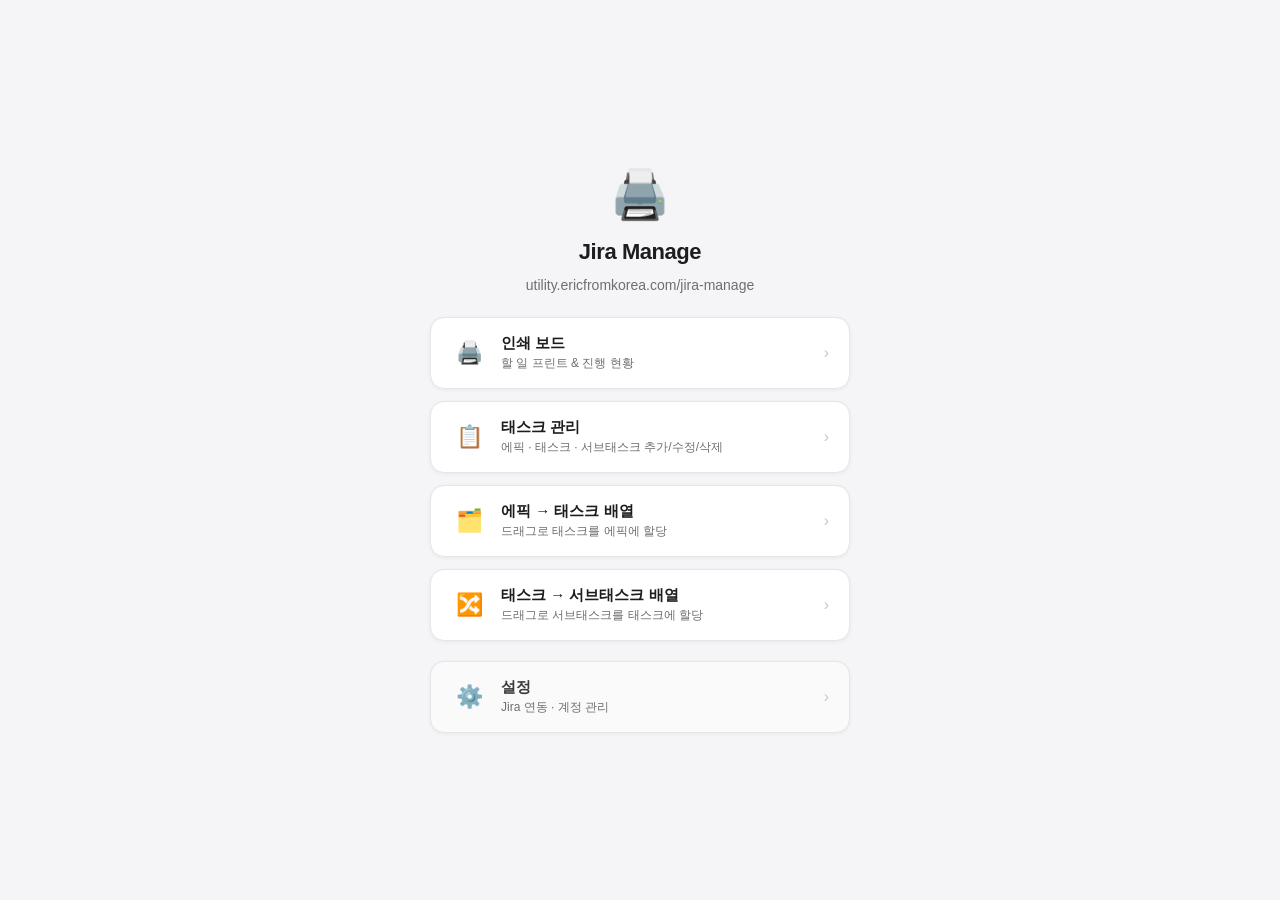
<file: fe/hub.html>
<!DOCTYPE html>
<html lang="ko">
<head>
  <meta charset="UTF-8">
  <meta name="viewport" content="width=device-width, initial-scale=1.0">
  <title>Hub — Jira Manage</title>
  <link rel="icon" href="/favicon.svg" type="image/svg+xml">
  <style>
    *, *::before, *::after { box-sizing: border-box; margin: 0; padding: 0; }

    body {
      font-family: -apple-system, BlinkMacSystemFont, 'Segoe UI', Roboto, sans-serif;
      background: #f5f5f7;
      color: #1d1d1f;
      min-height: 100vh;
      display: flex;
      align-items: center;
      justify-content: center;
      padding: 32px 20px;
    }

    .hub {
      width: 100%;
      max-width: 420px;
      display: flex;
      flex-direction: column;
      align-items: center;
      gap: 12px;
    }

    .hub-icon { font-size: 48px; margin-bottom: 4px; }
    .hub-title { font-size: 22px; font-weight: 700; letter-spacing: -.02em; }
    .hub-sub { font-size: 14px; color: #6e6e73; margin-bottom: 12px; }

    .link-card {
      display: flex;
      align-items: center;
      gap: 14px;
      width: 100%;
      padding: 16px 20px;
      background: #fff;
      border: 1px solid #e5e5ea;
      border-radius: 14px;
      text-decoration: none;
      color: #1d1d1f;
      box-shadow: 0 1px 4px rgba(0,0,0,.05);
      transition: background .14s, box-shadow .14s, transform .1s;
    }
    .link-card:hover {
      background: #fafafa;
      box-shadow: 0 4px 16px rgba(0,0,0,.09);
      transform: translateY(-1px);
    }
    .link-card:active { transform: scale(.98); }

    .link-emoji { font-size: 22px; flex-shrink: 0; width: 36px; text-align: center; }

    .link-text { flex: 1; }
    .link-name { font-size: 15px; font-weight: 600; }
    .link-desc { font-size: 12px; color: #6e6e73; margin-top: 2px; }

    .link-arrow { color: #c7c7cc; font-size: 16px; }
  </style>
</head>
<body>
  <div class="hub">
    <div class="hub-icon">🖨️</div>
    <div class="hub-title">Jira Manage</div>
    <div class="hub-sub">utility.ericfromkorea.com/jira-manage</div>

    <a href="/" class="link-card">
      <span class="link-emoji">🖨️</span>
      <div class="link-text">
        <div class="link-name">인쇄 보드</div>
        <div class="link-desc">할 일 프린트 & 진행 현황</div>
      </div>
      <span class="link-arrow">›</span>
    </a>

    <a href="/manage_task" class="link-card">
      <span class="link-emoji">📋</span>
      <div class="link-text">
        <div class="link-name">태스크 관리</div>
        <div class="link-desc">에픽 · 태스크 · 서브태스크 추가/수정/삭제</div>
      </div>
      <span class="link-arrow">›</span>
    </a>

    <a href="/arrange_task" class="link-card">
      <span class="link-emoji">🗂️</span>
      <div class="link-text">
        <div class="link-name">에픽 → 태스크 배열</div>
        <div class="link-desc">드래그로 태스크를 에픽에 할당</div>
      </div>
      <span class="link-arrow">›</span>
    </a>

    <a href="/arrange_subtask" class="link-card">
      <span class="link-emoji">🔀</span>
      <div class="link-text">
        <div class="link-name">태스크 → 서브태스크 배열</div>
        <div class="link-desc">드래그로 서브태스크를 태스크에 할당</div>
      </div>
      <span class="link-arrow">›</span>
    </a>

    <a href="/settings" class="link-card" style="margin-top:8px;border-color:#e5e5ea;background:#fafafa">
      <span class="link-emoji">⚙️</span>
      <div class="link-text">
        <div class="link-name" style="color:#3a3a3c">설정</div>
        <div class="link-desc">Jira 연동 · 계정 관리</div>
      </div>
      <span class="link-arrow">›</span>
    </a>
  </div>
</body>
</html>
</file>
